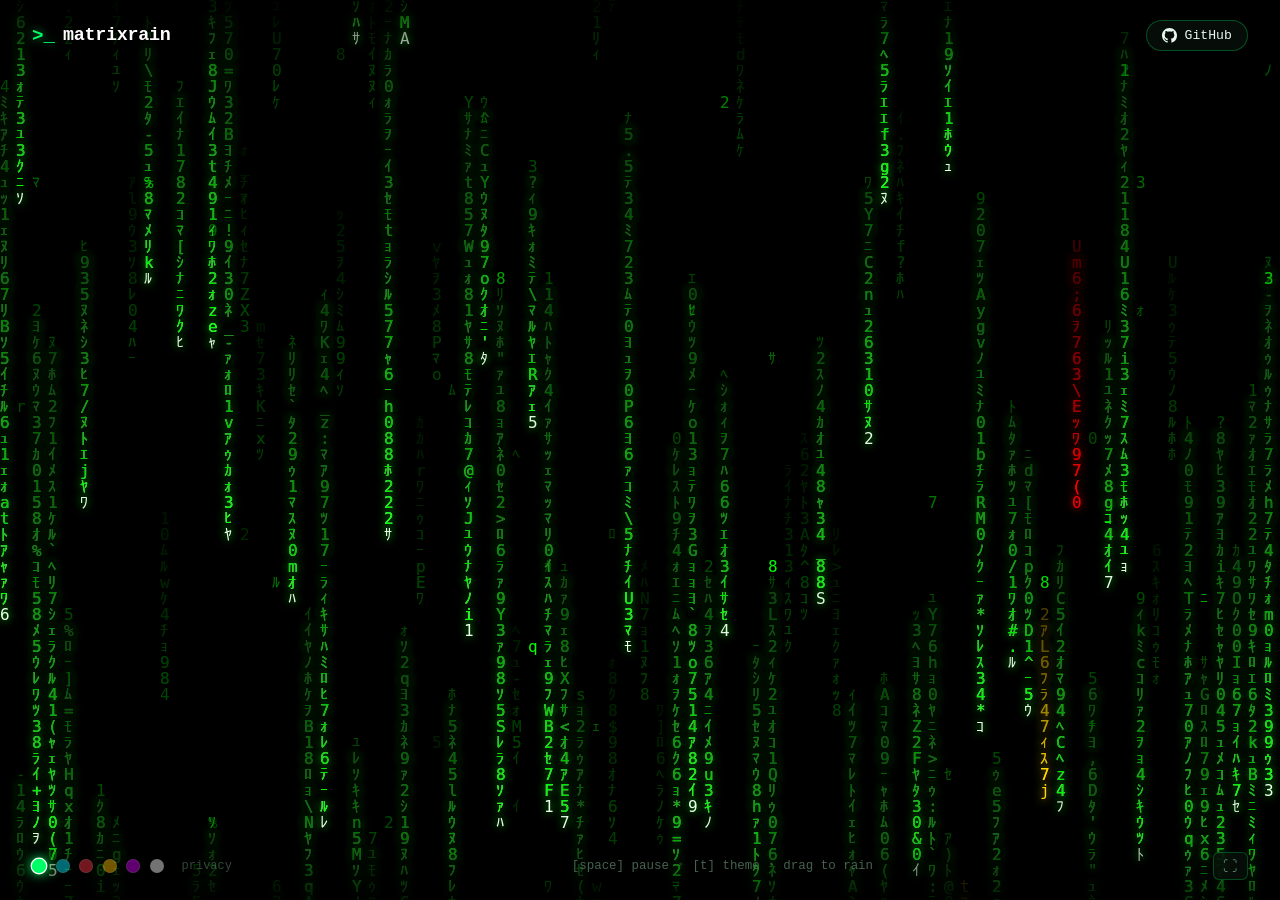
<file: web/index.html>
<!DOCTYPE html>
<html lang="en">
<head>
  <meta charset="UTF-8">
  <meta name="viewport" content="width=device-width, initial-scale=1.0">
  <title>matrixrain — Authentic Digital Rain</title>
  <meta name="description" content="Authentic, battery-optimized Matrix digital code rain live wallpaper for Android. 100% Free and Open Source on F-Droid.">
  <meta name="keywords" content="matrix rain, live wallpaper, android live wallpaper, foss, f-droid, matrix code, digital rain">
  
  <!-- Open Graph / Social Media -->
  <meta property="og:type" content="website">
  <meta property="og:url" content="https://matrixrain.app/">
  <meta property="og:title" content="matrixrain">
  <meta property="og:description" content="Authentic Matrix digital code rain live wallpaper for Android.">
  <meta property="og:image" content="https://matrixrain.app/assets/og-preview.png">
  <meta property="og:image:width" content="1200">
  <meta property="og:image:height" content="630">

  <!-- Twitter Card -->
  <meta name="twitter:card" content="summary_large_image">
  <meta name="twitter:title" content="matrixrain">
  <meta name="twitter:description" content="Authentic Matrix digital code rain live wallpaper for Android.">
  <meta name="twitter:image" content="https://matrixrain.app/assets/og-preview.png">
  
  <!-- Favicon -->
  <link rel="icon" type="image/png" sizes="32x32" href="assets/favicon.png">
  <link rel="icon" type="image/x-icon" href="favicon.ico">
  <link rel="apple-touch-icon" sizes="180x180" href="assets/apple-touch-icon.png">

  <link rel="stylesheet" href="styles.css">
</head>
<body>
  <!-- Full-Screen Living Digital Rain Canvas -->
  <canvas id="matrix-canvas"></canvas>

  <!-- Minimalist HUD Overlay (Auto-hides on inactivity) -->
  <header class="hud-top">
    <div class="hud-brand">
      <span class="prompt">&gt;_</span>
      <span class="brand-title">matrixrain</span>
    </div>

    <nav class="hud-actions">
      <a href="https://github.com/kush-chou/matrixrain" target="_blank" rel="noopener" class="hud-btn" title="View Source on GitHub">
        <svg class="hud-icon" width="15" height="15" viewBox="0 0 24 24" fill="currentColor" style="width: 15px; height: 15px; min-width: 15px; max-width: 15px;">
          <path d="M12 0C5.37 0 0 5.37 0 12c0 5.31 3.435 9.795 8.205 11.385.6.105.825-.255.825-.57 0-.285-.015-1.23-.015-2.235-3.015.555-3.795-.735-4.035-1.41-.135-.345-.72-1.41-1.23-1.695-.42-.225-1.02-.78-.015-.795.945-.015 1.62.87 1.845 1.23 1.08 1.815 2.805 1.305 3.495.99.105-.78.42-1.305.765-1.605-2.67-.3-5.46-1.335-5.46-5.925 0-1.305.465-2.385 1.23-3.225-.12-.3-.54-1.53.12-3.18 0 0 1.005-.315 3.3 1.23.96-.27 1.98-.405 3-.405s2.04.135 3 .405c2.295-1.56 3.3-1.23 3.3-1.23.66 1.65.24 2.88.12 3.18.765.84 1.23 1.905 1.23 3.225 0 4.605-2.805 5.625-5.475 5.925.435.375.81 1.095.81 2.22 0 1.605-.015 2.895-.015 3.3 0 .315.225.69.825.57A12.02 12.02 0 0024 12c0-6.63-5.37-12-12-12z"/>
        </svg>
        <span>GitHub</span>
      </a>
    </nav>
  </header>

  <!-- Minimalist Bottom HUD -->
  <footer class="hud-bottom">
    <div class="hud-themes" title="Select Color Theme">
      <button class="theme-dot active" data-theme="classic" title="Classic Green" style="--dot-color: #00ff66"></button>
      <button class="theme-dot" data-theme="cyan" title="Trinity Cyan" style="--dot-color: #00e5ff"></button>
      <button class="theme-dot" data-theme="crimson" title="Matrix Red" style="--dot-color: #ff3344"></button>
      <button class="theme-dot" data-theme="amber" title="Zion Amber" style="--dot-color: #ffb700"></button>
      <button class="theme-dot" data-theme="violet" title="Cyber Violet" style="--dot-color: #d500f9"></button>
      <button class="theme-dot" data-theme="monochrome" title="Monochrome White" style="--dot-color: #ffffff"></button>
      <a href="privacy.html" class="hud-privacy" title="Privacy Policy">privacy</a>
    </div>

    <div class="hud-hints">
      <span>[space] pause</span>
      <span class="sep">•</span>
      <span>[t] theme</span>
      <span class="sep">•</span>
      <span>drag to rain</span>
    </div>

    <div class="hud-tools">
      <button id="fullscreen-btn" class="hud-icon-btn" title="Toggle Fullscreen">⛶</button>
    </div>
  </footer>

  <script src="app.js"></script>
</body>
</html>
</file>
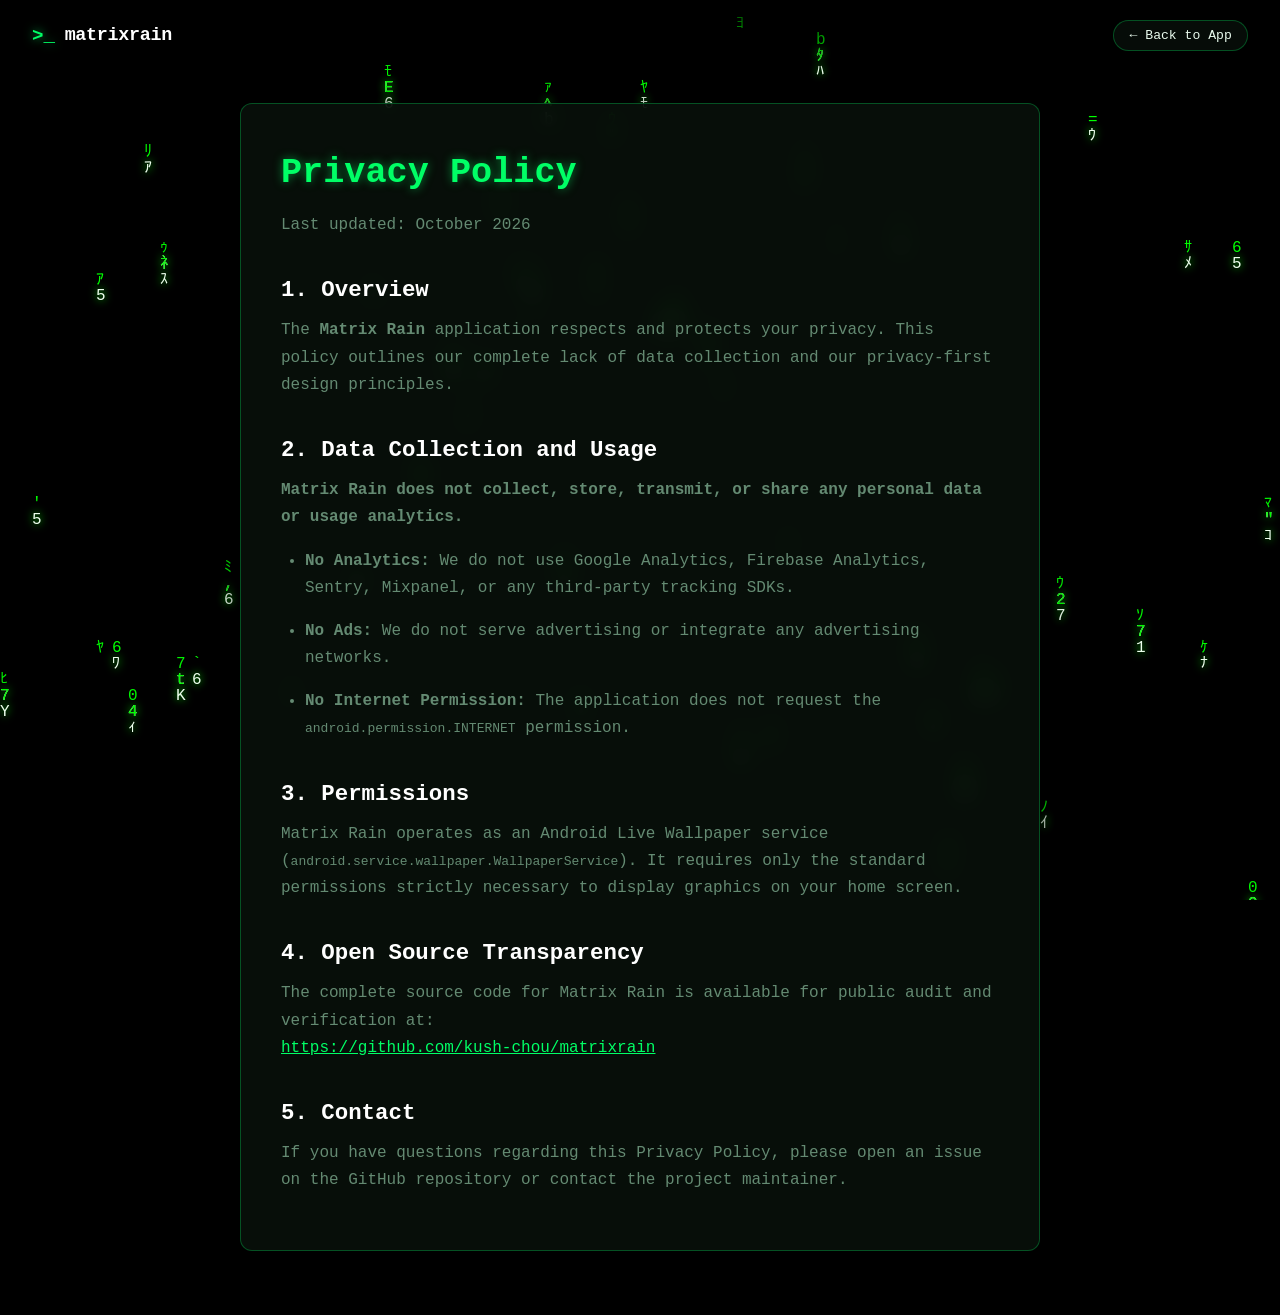
<file: web/privacy.html>
<!DOCTYPE html>
<html lang="en">
<head>
  <meta charset="UTF-8">
  <meta name="viewport" content="width=device-width, initial-scale=1.0">
  <title>Privacy Policy — Matrix Rain Live Wallpaper</title>
  <meta name="description" content="Privacy Policy for Matrix Rain — 100% Free and Open Source live wallpaper. Zero data collection, zero analytics, zero permissions.">

  <!-- Favicon -->
  <link rel="icon" type="image/png" sizes="32x32" href="assets/favicon.png">
  <link rel="icon" type="image/x-icon" href="favicon.ico">
  <link rel="apple-touch-icon" sizes="180x180" href="assets/apple-touch-icon.png">

  <link rel="stylesheet" href="styles.css">
  <style>
    html, body {
      overflow-y: auto !important;
      height: auto !important;
      min-height: 100vh;
    }

    body.hud-hidden {
      cursor: default !important;
    }

    .navbar {
      position: relative;
      z-index: 10;
      display: flex;
      justify-content: space-between;
      align-items: center;
      padding: 1.25rem 2rem;
      background: linear-gradient(180deg, rgba(0, 0, 0, 0.8) 0%, rgba(0, 0, 0, 0) 100%);
    }

    .terminal-symbol {
      color: var(--matrix-green);
      font-size: 1.2rem;
      font-weight: 700;
      text-shadow: 0 0 10px rgba(0, 255, 102, 0.7);
    }

    .logo-text {
      color: #ffffff;
      font-size: 1.15rem;
      font-weight: 600;
      letter-spacing: -0.3px;
    }

    .accent {
      color: var(--matrix-green);
    }

    .nav-links a {
      display: inline-flex;
      align-items: center;
      gap: 0.45rem;
      padding: 0.45rem 0.95rem;
      background: rgba(8, 16, 11, 0.75);
      border: 1px solid rgba(0, 255, 102, 0.28);
      border-radius: 9999px;
      color: var(--text-main);
      text-decoration: none;
      font-size: 0.82rem;
      font-family: var(--font-mono);
      backdrop-filter: blur(12px);
      -webkit-backdrop-filter: blur(12px);
      transition: all 0.2s cubic-bezier(0.16, 1, 0.3, 1);
    }

    .nav-links a:hover {
      background: rgba(0, 255, 102, 0.15);
      border-color: var(--matrix-green);
      color: #ffffff;
      box-shadow: 0 0 12px rgba(0, 255, 102, 0.35);
      transform: translateY(-1px);
    }

    .privacy-container {
      position: relative;
      z-index: 10;
      max-width: 800px;
      margin: 2rem auto 4rem;
      padding: 2.5rem;
      line-height: 1.7;
      background: rgba(8, 16, 11, 0.88);
      border: 1px solid rgba(0, 255, 102, 0.28);
      border-radius: 12px;
      backdrop-filter: blur(12px);
      -webkit-backdrop-filter: blur(12px);
      box-shadow: 0 8px 32px rgba(0, 0, 0, 0.8);
    }

    .privacy-container h1 {
      font-size: 2.2rem;
      margin-bottom: 0.5rem;
      color: var(--matrix-green);
      text-shadow: 0 0 10px rgba(0, 255, 102, 0.5);
    }

    .privacy-container h2 {
      font-size: 1.4rem;
      margin-top: 2rem;
      margin-bottom: 0.5rem;
      color: #fff;
    }

    .privacy-container p, .privacy-container li {
      color: var(--text-muted);
      margin-bottom: 1rem;
    }

    .privacy-container ul {
      padding-left: 1.5rem;
    }

    @media (max-width: 768px) {
      .navbar {
        padding: 1rem 1.25rem;
      }
      .privacy-container {
        margin: 1.5rem 1rem 3rem;
        padding: 1.5rem;
      }
      .privacy-container h1 {
        font-size: 1.75rem;
      }
    }
  </style>
</head>
<body>
  <canvas id="matrix-canvas"></canvas>

  <header class="navbar">
    <div class="logo-container">
      <a href="index.html" style="text-decoration: none; color: inherit; display: flex; align-items: center; gap: 0.6rem;">
        <span class="terminal-symbol">&gt;_</span>
        <span class="logo-text">matrixrain</span>
      </a>
    </div>
    <nav class="nav-links">
      <a href="index.html">← Back to App</a>
    </nav>
  </header>

  <main class="privacy-container">
    <h1>Privacy Policy</h1>
    <p>Last updated: October 2026</p>

    <h2>1. Overview</h2>
    <p>
      The <strong>Matrix Rain</strong> application respects and protects your privacy. This policy outlines our complete lack of data collection and our privacy-first design principles.
    </p>

    <h2>2. Data Collection and Usage</h2>
    <p>
      <strong>Matrix Rain does not collect, store, transmit, or share any personal data or usage analytics.</strong>
    </p>
    <ul>
      <li><strong>No Analytics:</strong> We do not use Google Analytics, Firebase Analytics, Sentry, Mixpanel, or any third-party tracking SDKs.</li>
      <li><strong>No Ads:</strong> We do not serve advertising or integrate any advertising networks.</li>
      <li><strong>No Internet Permission:</strong> The application does not request the <code>android.permission.INTERNET</code> permission.</li>
    </ul>

    <h2>3. Permissions</h2>
    <p>
      Matrix Rain operates as an Android Live Wallpaper service (<code>android.service.wallpaper.WallpaperService</code>). It requires only the standard permissions strictly necessary to display graphics on your home screen.
    </p>

    <h2>4. Open Source Transparency</h2>
    <p>
      The complete source code for Matrix Rain is available for public audit and verification at:
      <br>
      <a href="https://github.com/kush-chou/matrixrain" target="_blank" rel="noopener" style="color: var(--matrix-green);">https://github.com/kush-chou/matrixrain</a>
    </p>

    <h2>5. Contact</h2>
    <p>
      If you have questions regarding this Privacy Policy, please open an issue on the GitHub repository or contact the project maintainer.
    </p>
  </main>

  <script src="app.js"></script>
</body>
</html>
</file>
<file: web/styles.css>
:root {
  --matrix-green: #00ff66;
  --bg-black: #000000;
  --text-main: #e8faed;
  --text-muted: #648a72;
  --font-mono: "Consolas", "Monaco", "Menlo", "SF Mono", "Courier New", monospace;
}

* {
  box-sizing: border-box;
  margin: 0;
  padding: 0;
  user-select: none;
  -webkit-user-select: none;
}

html, body {
  width: 100vw;
  height: 100vh;
  overflow: hidden;
  background-color: #000000;
  color: var(--text-main);
  font-family: var(--font-mono);
  position: relative;
}

#matrix-canvas {
  position: fixed;
  top: 0;
  left: 0;
  width: 100vw;
  height: 100vh;
  display: block;
  z-index: 1;
  background-color: #000000;
}

/* Top HUD Header */
.hud-top {
  position: fixed;
  top: 0;
  left: 0;
  right: 0;
  z-index: 10;
  display: flex;
  justify-content: space-between;
  align-items: center;
  padding: 1.25rem 2rem;
  pointer-events: auto;
  background: linear-gradient(180deg, rgba(0, 0, 0, 0.8) 0%, rgba(0, 0, 0, 0) 100%);
  transition: opacity 0.4s ease, transform 0.4s ease;
}

.hud-brand {
  display: flex;
  align-items: center;
  gap: 0.5rem;
  cursor: default;
}

.prompt {
  color: var(--matrix-green);
  font-size: 1.2rem;
  font-weight: 700;
  text-shadow: 0 0 10px rgba(0, 255, 102, 0.7);
}

.brand-title {
  color: #ffffff;
  font-size: 1.15rem;
  font-weight: 600;
  letter-spacing: -0.3px;
}

.hud-actions {
  display: flex;
  align-items: center;
  gap: 0.65rem;
}

.hud-btn {
  display: inline-flex;
  align-items: center;
  gap: 0.45rem;
  padding: 0.45rem 0.95rem;
  background: rgba(8, 16, 11, 0.75);
  border: 1px solid rgba(0, 255, 102, 0.28);
  border-radius: 9999px;
  color: var(--text-main);
  text-decoration: none;
  font-size: 0.82rem;
  font-family: var(--font-mono);
  backdrop-filter: blur(12px);
  -webkit-backdrop-filter: blur(12px);
  transition: all 0.2s cubic-bezier(0.16, 1, 0.3, 1);
  white-space: nowrap;
}

.hud-btn:hover {
  background: rgba(0, 255, 102, 0.15);
  border-color: var(--matrix-green);
  color: #ffffff;
  box-shadow: 0 0 12px rgba(0, 255, 102, 0.35);
  transform: translateY(-1px);
}

.hud-icon {
  width: 15px !important;
  height: 15px !important;
  min-width: 15px !important;
  max-width: 15px !important;
  min-height: 15px !important;
  max-height: 15px !important;
  flex-shrink: 0;
  display: inline-block;
  vertical-align: middle;
}

/* Bottom HUD Bar */
.hud-bottom {
  position: fixed;
  bottom: 0;
  left: 0;
  right: 0;
  z-index: 10;
  display: flex;
  justify-content: space-between;
  align-items: center;
  padding: 1.25rem 2rem;
  pointer-events: auto;
  background: linear-gradient(0deg, rgba(0, 0, 0, 0.8) 0%, rgba(0, 0, 0, 0) 100%);
  transition: opacity 0.4s ease, transform 0.4s ease;
}

.hud-themes {
  display: flex;
  align-items: center;
  gap: 0.6rem;
}

.theme-dot {
  width: 14px;
  height: 14px;
  border-radius: 50%;
  border: 1px solid rgba(255, 255, 255, 0.25);
  background-color: var(--dot-color);
  cursor: pointer;
  opacity: 0.45;
  transition: all 0.2s ease;
  outline: none;
}

.theme-dot:hover {
  opacity: 0.85;
  transform: scale(1.2);
}

.theme-dot.active {
  opacity: 1;
  border-color: #ffffff;
  box-shadow: 0 0 10px var(--dot-color);
  transform: scale(1.2);
}

.hud-privacy {
  margin-left: 0.5rem;
  color: var(--text-muted);
  text-decoration: none;
  font-size: 0.75rem;
  opacity: 0.5;
  transition: opacity 0.2s ease;
}

.hud-privacy:hover {
  opacity: 1;
  color: var(--text-main);
}

.hud-hints {
  color: var(--text-muted);
  font-size: 0.78rem;
  display: flex;
  align-items: center;
  gap: 0.5rem;
  opacity: 0.7;
}

.hud-hints .sep {
  opacity: 0.35;
}

.hud-tools {
  display: flex;
  align-items: center;
}

.hud-icon-btn {
  background: rgba(8, 16, 11, 0.75);
  border: 1px solid rgba(0, 255, 102, 0.25);
  border-radius: 6px;
  color: var(--text-muted);
  font-size: 0.9rem;
  padding: 0.3rem 0.6rem;
  cursor: pointer;
  backdrop-filter: blur(8px);
  -webkit-backdrop-filter: blur(8px);
  transition: all 0.2s ease;
  outline: none;
}

.hud-icon-btn:hover {
  border-color: var(--matrix-green);
  color: #ffffff;
  box-shadow: 0 0 10px rgba(0, 255, 102, 0.3);
}

/* Zen Screensaver Auto-Hide Mode */
body.hud-hidden {
  cursor: none;
}

body.hud-hidden .hud-top {
  opacity: 0;
  pointer-events: none;
  transform: translateY(-8px);
}

body.hud-hidden .hud-bottom {
  opacity: 0;
  pointer-events: none;
  transform: translateY(8px);
}

@media (max-width: 768px) {
  .hud-top {
    padding: 1rem 1.25rem;
    flex-direction: column;
    gap: 0.85rem;
    align-items: flex-start;
  }
  .hud-actions {
    width: 100%;
    flex-wrap: wrap;
    gap: 0.45rem;
  }
  .hud-btn {
    padding: 0.35rem 0.75rem;
    font-size: 0.75rem;
  }
  .hud-bottom {
    padding: 1rem 1.25rem;
    gap: 0.75rem;
  }
  .hud-hints {
    display: none;
  }
}
</file>
